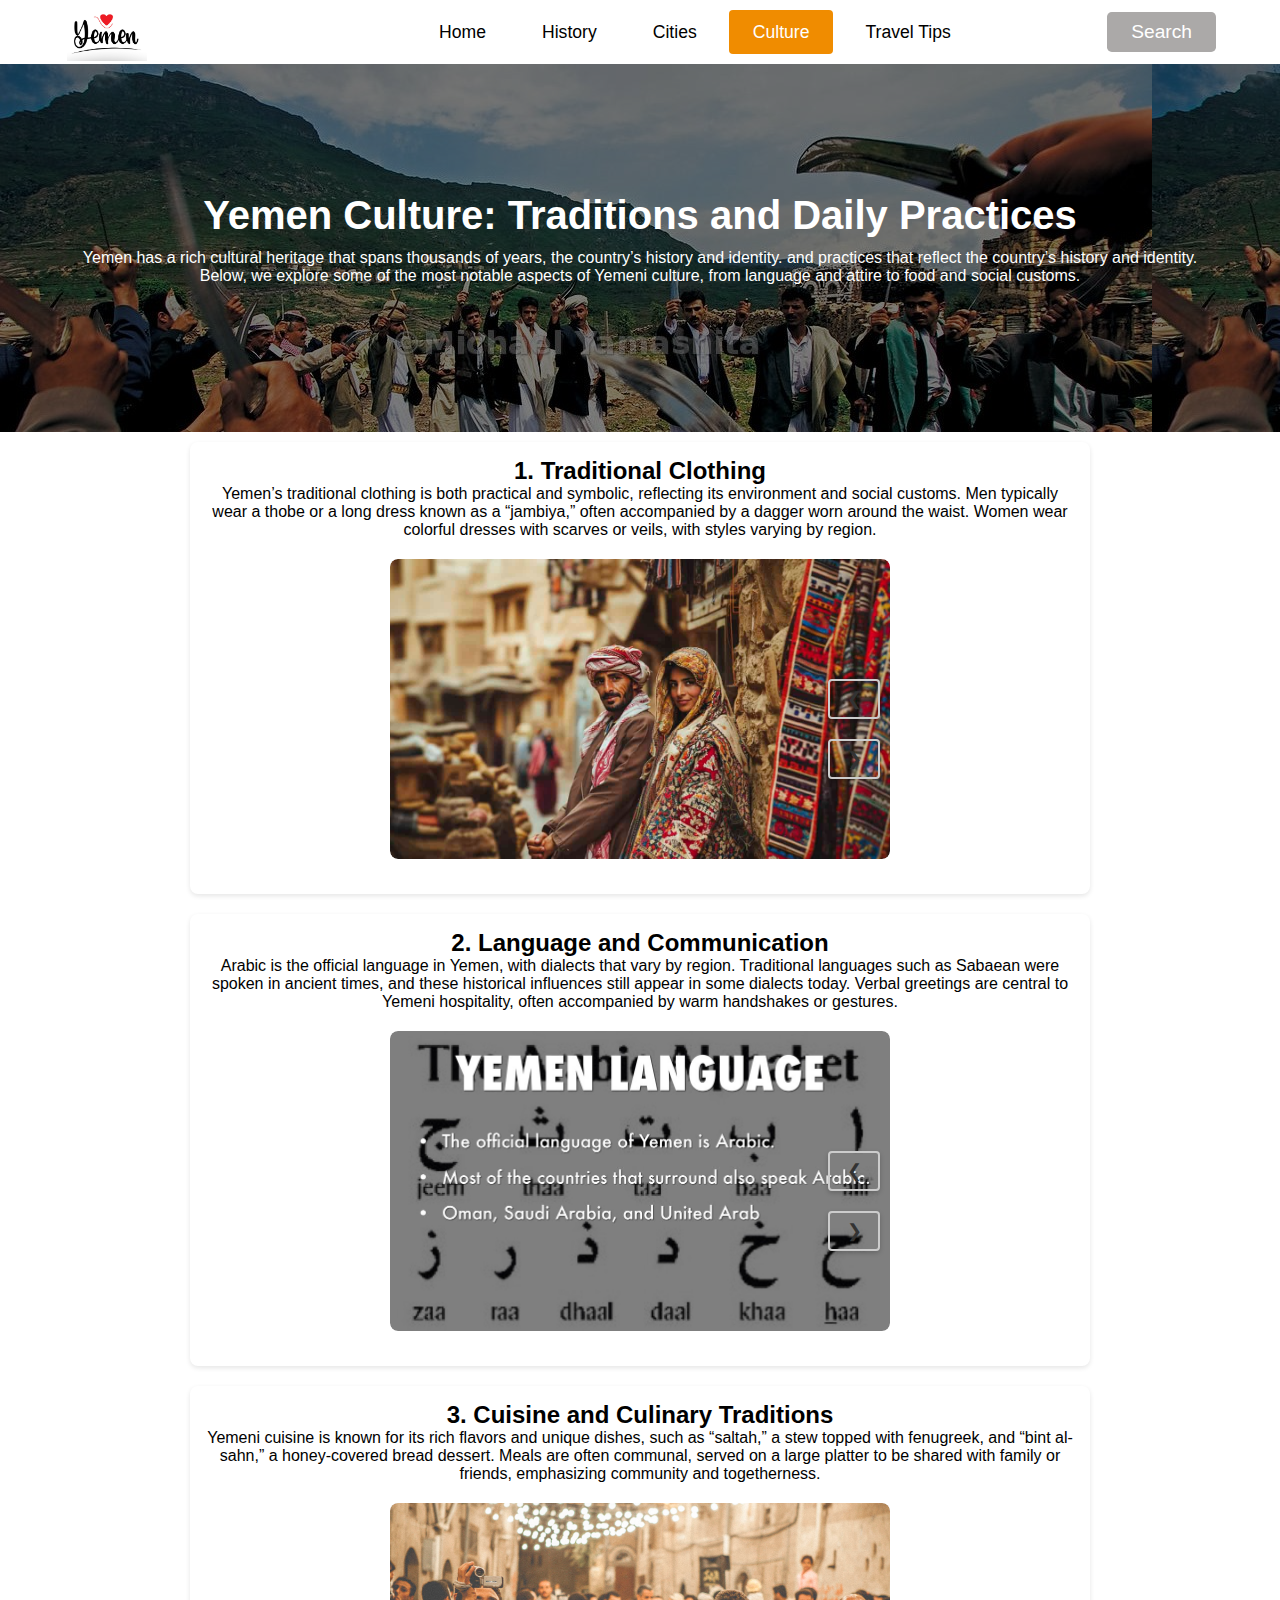
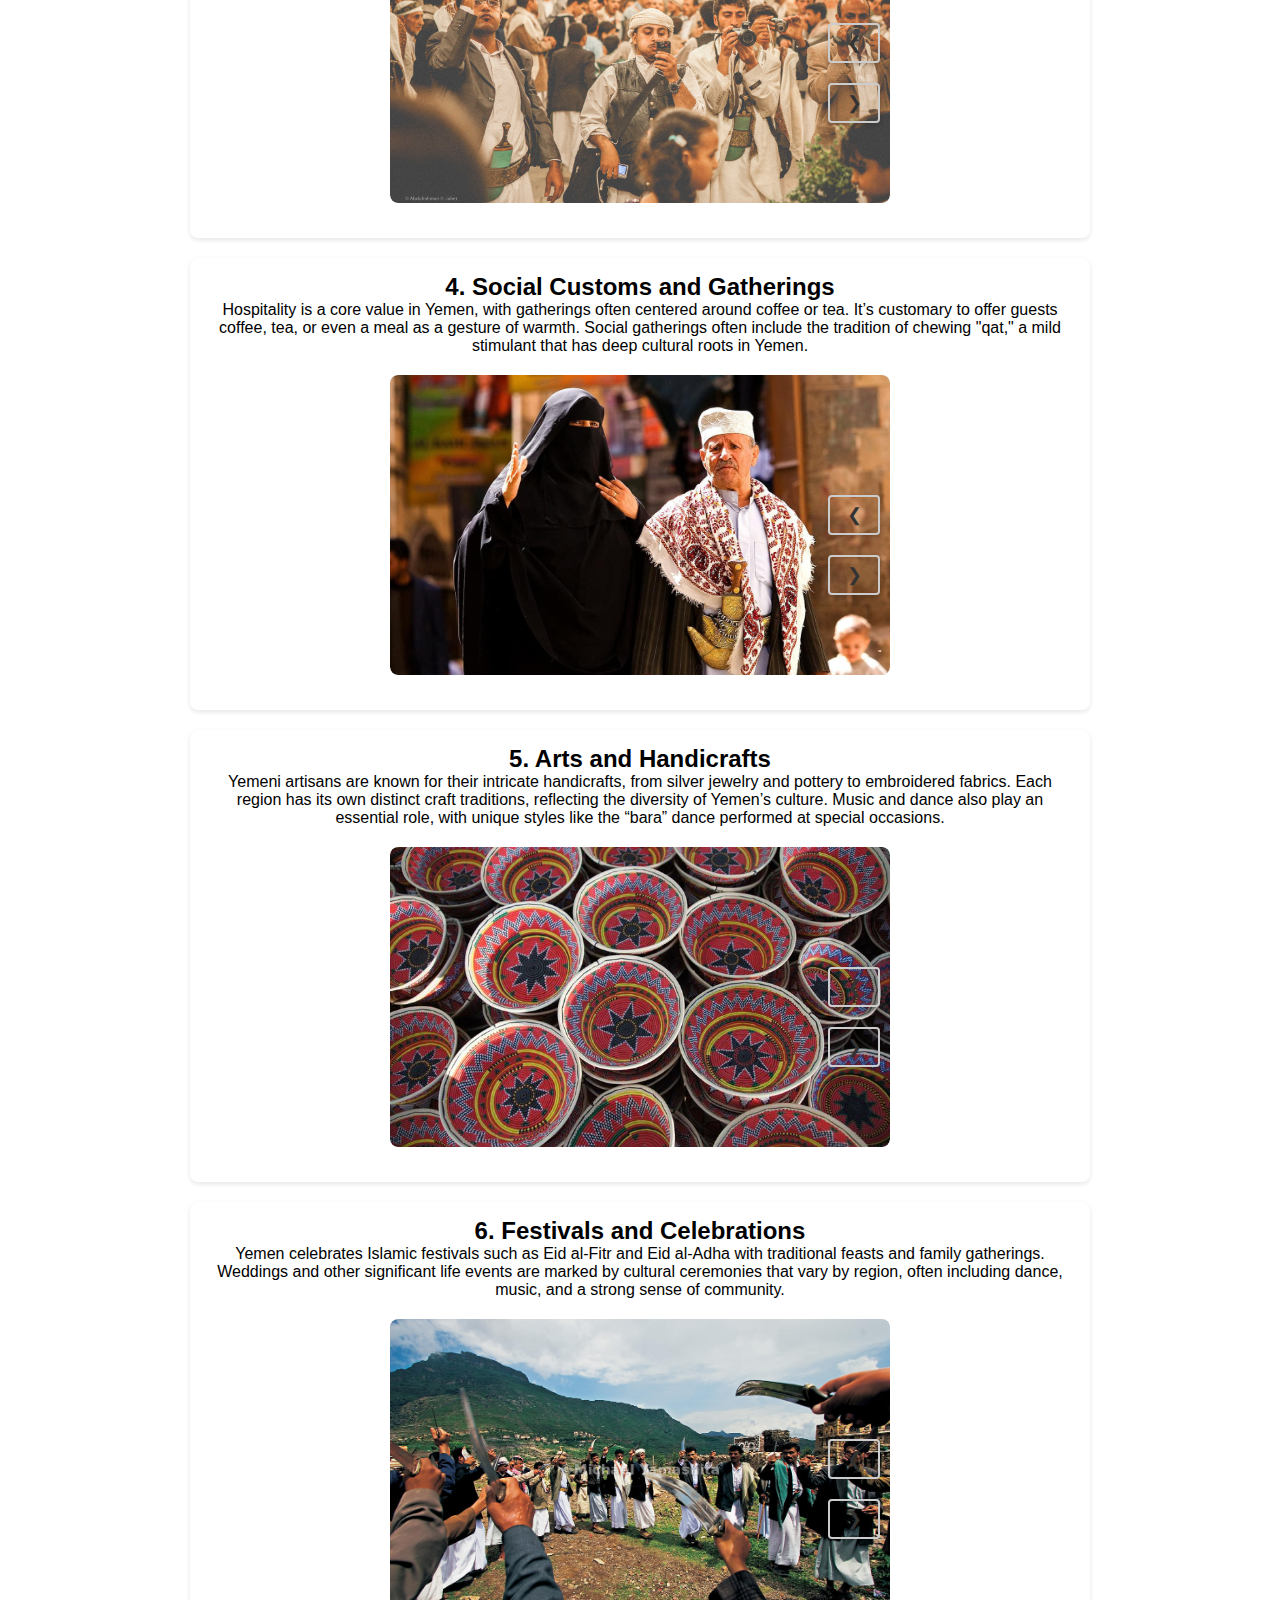
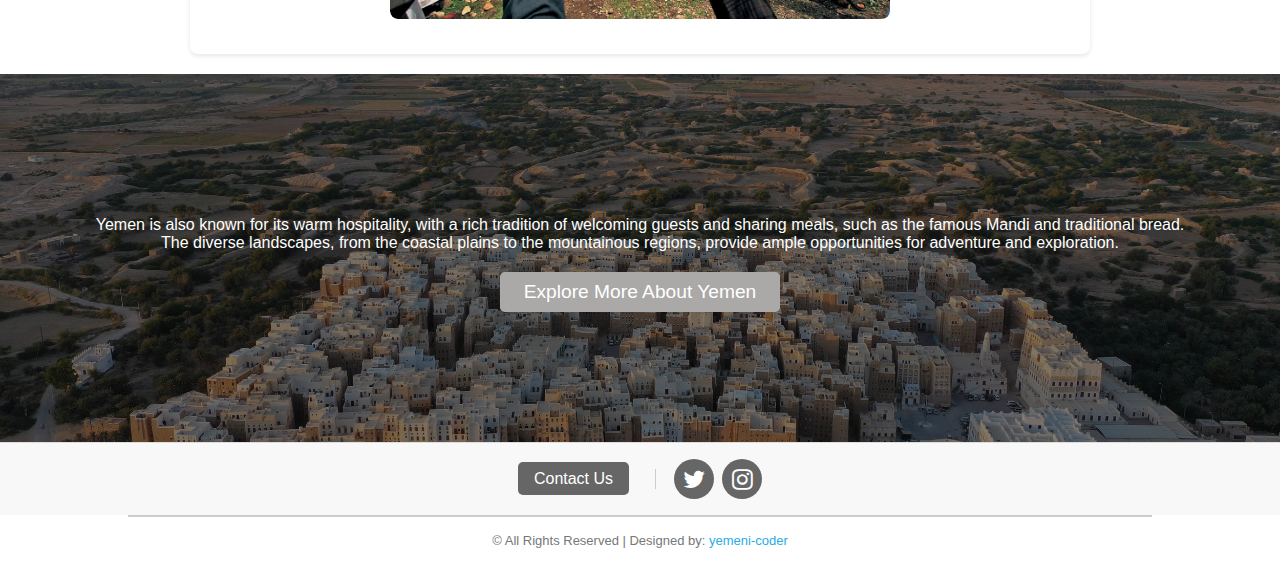
<file: culture.html>
<!DOCTYPE html>

<html lang="eng">

<head>
	<meta charset="UTF-8">
	<meta name="viewport" content="width=device-width, initial-scale=1.0">
	<title>Blog Website</title>
	<link type="text/css" rel="stylesheet" href="style.css">
	<link rel="stylesheet" href="https://cdnjs.cloudflare.com/ajax/libs/font-awesome/4.7.0/css/font-awesome.min.css">

<style>

.contint-container {
    max-width: 900px;
    margin: 10px auto;  /* The distance between the container of the content and the image at the top*/
    
}

.content-section {
    background: #ffffff;
    border-radius: 8px;
    padding: 20px;
    margin: 20px 0;
    box-shadow: 0 4px 20px rgba(0, 0, 0, 0.1);
    position: relative; /* Keeps it in the normal flow */
    z-index: 0; /* Lower stacking order than culture-intro */
}

/* Remaining sections */
.section {
    background: #ffffff;
    border-radius: 8px;
    padding: 15px;
    margin-bottom: 20px;
    box-shadow: 0 2px 5px rgba(0, 0, 0, 0.1);
    text-align: center; /* Center the text */
    

}

/* Carousel Container Styling */
.image-carousel {
    display: flex;
    justify-content: center;
    align-items: center;
    position: relative;
    width: 80%;
    max-width: 500px;
    height: 300px; /* Fixed height for consistency */
    margin: 20px auto;
    overflow: hidden;
    background-color: #e0e0e0;
    border-radius: 8px;
}

.carousel-image {
    display: none;
    width: 100%;
    height: 100%;
    object-fit: cover; /* Keeps images fixed within the container */
    border-radius: 8px;
}

.carousel-image.active {
    display: block;
}

/* Button Styling */
.carousel-btn {
    position: absolute;
    right: 10px; /* Position both buttons on the right */
    font-size: 18px;
    color: #333;
    background: none;
    border: 2px solid #ccc;
    cursor: pointer;
    width: 40px;
    height: 40px;
    display: flex;
    align-items: center;
    justify-content: center;
    border-radius: 4px;
    box-shadow: 0 2px 5px rgba(0, 0, 0, 0.2);
    z-index: 1;
}

.carousel-btn.left {
    top: 40%; /* Adjusts vertical position for the left button */
}

.carousel-btn.right {
    top: 60%; /* Adjusts vertical position for the right button, below the left */
}

.carousel-btn:hover {
    background: #f0f0f0;
    border-color: #999;
}


    </style>
    
</style>
</head>

<body>
	<!-- Header container -->
	<!-- Header container -->
	<div id="header-container">
        <!-- Header -->
        <div id="header">


            <!-- Logo -->
            <a href="index.html">
				<div class="logo">
				  <img src="img/logo2.png" alt="logo">
				</div>
			  </a>
            
            <!-- Mobile -->
            <div id="mobile-btn">
                <a id="open-btn" href="javascript:void(0);" onclick="openNav();"><i class="fa fa-bars"></i></a>
                <a id="close-btn" href="javascript:void(0);" onclick="closeNav();"><i class="fa fa-times"></i></a>
            </div>
    
            <!-- Navbar -->
            <div id="navbar">
                <ul>
                    <li><a href="index.html">Home</a></li>
                    <li><a href="history.html">History</a></li>
                    <li><a href="cities.html">Cities</a></li>
                    <li><a href="culture.html">Culture</a></li>
                    <li><a href="travel-tips.html">Travel Tips</a></li>
                </ul>
            </div>
    
           
<div id="searchOverlay" class="search-overlay hidden">
	<div class="search-container">
	  <input type="text" id="searchInput" placeholder="Find on page...">
	  <div class="search-controls">
		     <span id="searchCount">No results</span>
		     <button id="prevMatch" disabled>↑</button>
		     <button id="nextMatch" disabled>↓</button>
		     <button id="closeSearch">✕</button>
	</div>
	        </div>
</div>

           <button class="search-btn">Search</button>
		</div>
    </div>



	


    <!-- Main container -->
<div id="main-container" style="background: url(img/yemen0000y.jpg) rgba(0, 0, 0, 0.5);">
    <h1>Yemen Culture: Traditions and Daily Practices</h1>
    <p>
        Yemen has a rich cultural heritage that spans thousands of years, the country’s history and identity. and practices that reflect the country’s history and identity. <br> 
        Below, we explore some of the most notable aspects of Yemeni culture, from language and attire to food and social customs.
    </p>
</div>



   


<div class="contint-container">


    <section class="section">
        <h2>1. Traditional Clothing</h2>
        <p>Yemen’s traditional clothing is both practical and symbolic, reflecting its environment and social customs. Men typically wear a thobe or a long dress known as a “jambiya,” often accompanied by a dagger worn around the waist. Women wear colorful dresses with scarves or veils, with styles varying by region.</p>
        <div class="image-carousel" id="carousel2">
            <button class="carousel-btn left" onclick="prevImage('carousel2')">&#10094;</button>
            
            <img src="img/yemen778.jpg" alt="Image 1" class="carousel-image active">
            <img src="img/yemen8989.jpg" alt="Image 2" class="carousel-image">
            <img src="img/yemen0909.jpg" alt="Image 3" class="carousel-image">
            
            <button class="carousel-btn right" onclick="nextImage('carousel2')">&#10095;</button>
        </div>
    </section>


    <section class="section">
        <h2>2. Language and Communication</h2>
        <p>Arabic is the official language in Yemen, with dialects that vary by region. Traditional languages such as Sabaean were spoken in ancient times, and these historical influences still appear in some dialects today. Verbal greetings are central to Yemeni hospitality, often accompanied by warm handshakes or gestures.</p>
        <div class="image-carousel" id="carousel1">
            <button class="carousel-btn left" onclick="prevImage('carousel1')">&#10094;</button>
            
            <img src="img/yemen7117.jpg" alt="Image 1" class="carousel-image active">
            <img src="img/yemen551.png" alt="Image 2" class="carousel-image">
            <img src="img/yemen557.jpg" alt="Image 3" class="carousel-image">
            
            <button class="carousel-btn right" onclick="nextImage('carousel1')">&#10095;</button>
        </div>
    </section>

    
    <section class="section">
        <h2>3. Cuisine and Culinary Traditions</h2>
        <p>Yemeni cuisine is known for its rich flavors and unique dishes, such as “saltah,” a stew topped with fenugreek, and “bint al-sahn,” a honey-covered bread dessert. Meals are often communal, served on a large platter to be shared with family or friends, emphasizing community and togetherness.</p>
        <div class="image-carousel" id="carousel3">
            <button class="carousel-btn left" onclick="prevImage('carousel3')">&#10094;</button>
            
            <img src="img/yemen878.jpg" alt="Image 1" class="carousel-image active">
            <img src="img/yemen1212.jpg" alt="Image 2" class="carousel-image">
            <img src="img/yemen98988.jpg" alt="Image 3" class="carousel-image">
            
            <button class="carousel-btn right" onclick="nextImage('carousel3')">&#10095;</button>
        </div>
    </section>
    
    <section class="section">
        <h2>4. Social Customs and Gatherings</h2>
        <p>Hospitality is a core value in Yemen, with gatherings often centered around coffee or tea. It’s customary to offer guests coffee, tea, or even a meal as a gesture of warmth. Social gatherings often include the tradition of chewing "qat," a mild stimulant that has deep cultural roots in Yemen.</p>
        <div class="image-carousel" id="carousel4">
            <button class="carousel-btn left" onclick="prevImage('carousel4')">&#10094;</button>
            
            <img src="img/yemen8989.jpg" alt="Image 1" class="carousel-image active">
            <img src="img/yemen778.jpg" alt="Image 2" class="carousel-image">
            <img src="img/yemen0909.jpg" alt="Image 3" class="carousel-image">
            
            <button class="carousel-btn right" onclick="nextImage('carousel4')">&#10095;</button>
        </div>
    </section>
    
    <section class="section">
        <h2>5. Arts and Handicrafts</h2>
        <p>Yemeni artisans are known for their intricate handicrafts, from silver jewelry and pottery to embroidered fabrics. Each region has its own distinct craft traditions, reflecting the diversity of Yemen’s culture. Music and dance also play an essential role, with unique styles like the “bara” dance performed at special occasions.</p>
        <div class="image-carousel" id="carousel5">
            <button class="carousel-btn left" onclick="prevImage('carousel5')">&#10094;</button>
            
            <img src="img/yemen13.jpg" alt="Image 1" class="carousel-image active">
            <img src="img/yemen9090.jpg" alt="Image 2" class="carousel-image">
            <img src="img/yemen15.jpg" alt="Image 3" class="carousel-image">
            
            <button class="carousel-btn right" onclick="nextImage('carousel5')">&#10095;</button>
        </div>
    </section>
    
    <section class="section">
        <h2>6. Festivals and Celebrations</h2>
        <p>Yemen celebrates Islamic festivals such as Eid al-Fitr and Eid al-Adha with traditional feasts and family gatherings. Weddings and other significant life events are marked by cultural ceremonies that vary by region, often including dance, music, and a strong sense of community.</p>
        <div class="image-carousel" id="carousel6">
            <button class="carousel-btn left" onclick="prevImage('carousel6')">&#10094;</button>
            
            <img src="img/yemen000.jpg" alt="Image 1" class="carousel-image active">
            <img src="img/yemen01.jpg" alt="Image 2" class="carousel-image">
            <img src="img/yemen879.jpg" alt="Image 3" class="carousel-image">
            
            <button class="carousel-btn right" onclick="nextImage('carousel6')">&#10095;</button>
        </div>
    </section>

</div>





	<!-- About container -->
	<div id="about-container">
		<p>Yemen is also known for its warm hospitality, with a rich tradition of welcoming guests and sharing meals, such as the famous Mandi and traditional bread.</br>
		The diverse landscapes, from the coastal plains to the mountainous regions, provide ample opportunities for adventure and exploration.</p>
		
		<a href="https://www.britannica.com/place/Yemen" target="_blank">
			<button class="explore-button">Explore More About Yemen</button>
		</a>
			</div>


<!-- Footer -->

<div id="footer-container">
    <div id="footer">
      <ul class="footer-content">
        <li><a href="#" id="contact-link" class="contact-link">Contact Us</a></li>
        <span class="separator"></span>
        <li class="social-icons"><a href="https://www.twitter.com"><i class="fa fa-twitter"></i></a></li>
        <li class="social-icons"><a href="https://www.instagram.com/17.insta/"><i class="fa fa-instagram"></i></a></li>
      </ul>
      <div id="contact-form" style="display: none;">
        <form id="contact-form-content">
          <h2>Contact Us</h2>
          <label for="name">Name:</label>
          <input type="text" id="name" name="name" required>
          <label for="email">Email:</label>
          <input type="email" id="email" name="email" required>
          <label for="message">Message:</label>
          <textarea id="message" name="message" required></textarea>
          <button type="submit">Submit</button>
        </form>
        <div id="success-message" style="display: none; text-align: center;">
          Thank you for contacting us.
        </div>
      </div>
    </div>
  </div>




	<!-- Copyright -->
	<div id="copyright">
		<hr>
		<p>&copy; All Rights Reserved | Designed by: <span><a href="https://github.com/yemeni-coder">yemeni-coder</a></span></p>
	</div>



	<script src="script.js"></script>
</body>

</html>
</file>
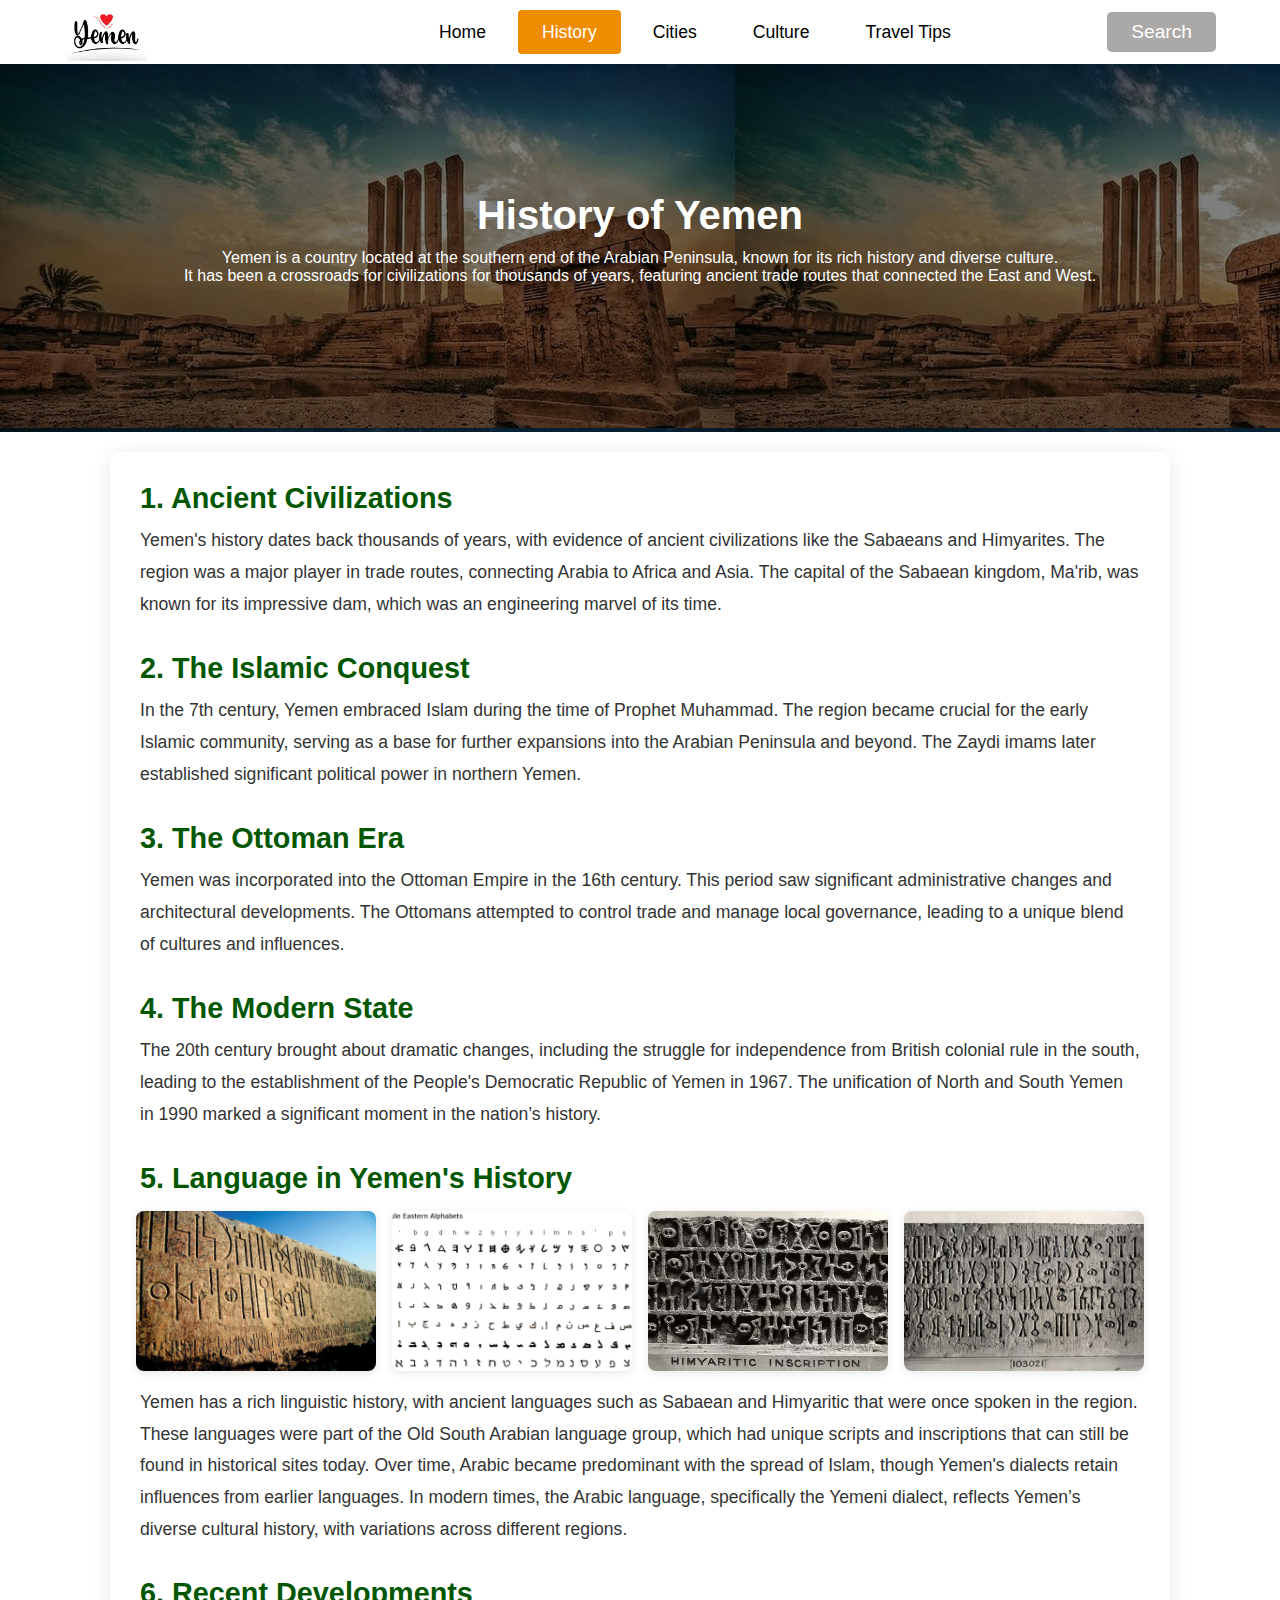
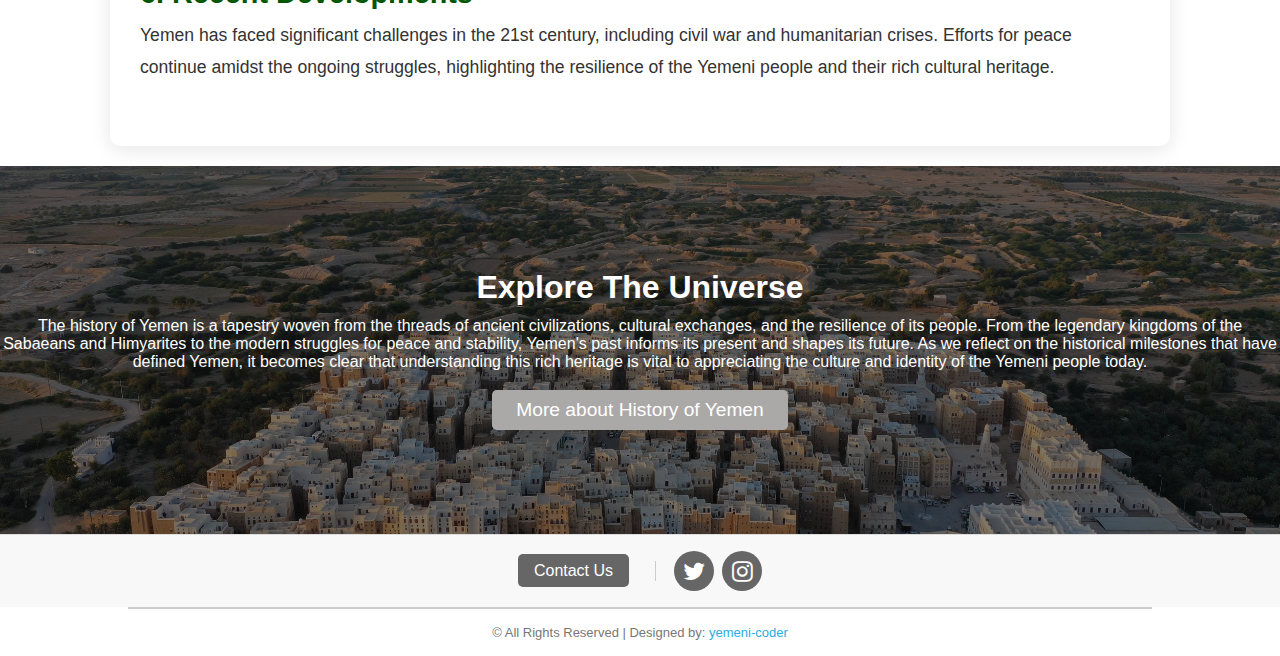
<file: history.html>
<!DOCTYPE html>

<html lang="eng">

<head>
	<meta charset="UTF-8">
	<meta name="viewport" content="width=device-width, initial-scale=1.0">
	<title>Blog Website </title>
	<link type="text/css" rel="stylesheet" href="style.css">
	<link rel="stylesheet" href="https://cdnjs.cloudflare.com/ajax/libs/font-awesome/4.7.0/css/font-awesome.min.css">

 <style>
  
    
    header {
        background-color: #005700; /* Darker green for better contrast */
        color: #ffffff;
        padding: 20px;
        text-align: center;
    }
    
    .main-container {
        max-width: 1000px;
        margin: 20px auto;
        padding: 30px; /* Increased padding for a more spacious feel */
        background-color: #ffffff;
        border-radius: 10px;
        box-shadow: 0 4px 20px rgba(0, 0, 0, 0.1);
    }
    
    .intro-section, .conclusion-section {
        background-color: #e9f5e9; /* Light green background for sections */
        border-left: 5px solid #005700; /* Match border with header color */
        padding: 15px 20px;
        border-radius: 5px;
        margin-bottom: 30px; /* Space between sections */
    }
    
    .history-section {
        margin-bottom: 40px; /* Increased margin for better separation */
    }
    
    .history-section h2 {
        color: #005700; /* Match section heading color with header */
        font-size: 1.8em; /* Slightly larger font for headings */
        margin-bottom: 10px; /* Space below headings */
    }
    
    .history-section p {
        line-height: 1.8; /* Increased line height for better readability */
        font-size: 1.1em; /* Slightly larger font size for body text */
        color: #333; /* Darker text color for contrast */
        margin-bottom: 15px; /* Space between paragraphs */
    }
    
    
    /* Add hover effect for history section headings */
    .history-section h2:hover {
        color: #ffaa00; /* Change color on hover */
        cursor: pointer; /* Indicate interactivity */
        text-decoration: underline; /* Add underline for emphasis */
    }
    
    .history-section {
    margin-bottom: 2rem; /* Space between sections */
}

.image-placeholder {
    display: flex; /* Align images side by side */
    gap: 1rem; /* Space between images */
    justify-content: center; /* Center the images in the container */
    margin: 1rem 0;
}

.image-placeholder img {
    width: 24%; /* Smaller width for each image */
    height: auto; /* Maintain aspect ratio */
    object-fit: cover;
    border-radius: 8px; /* Optional: rounded corners */
    box-shadow: 0 2px 8px rgba(0, 0, 0, 0.1); /* Optional: shadow effect */
}


    </style>
    
</head>

<body>
	<!-- Header container -->
	<!-- Header container -->
	<div id="header-container">
        <!-- Header -->
        <div id="header">


            <!-- Logo -->
            <a href="index.html">
				<div class="logo">
				  <img src="img/logo2.png" alt="logo">
				</div>
			  </a>
            
            <!-- Mobile -->
            <div id="mobile-btn">
                <a id="open-btn" href="javascript:void(0);" onclick="openNav();"><i class="fa fa-bars"></i></a>
                <a id="close-btn" href="javascript:void(0);" onclick="closeNav();"><i class="fa fa-times"></i></a>
            </div>
    
            <!-- Navbar -->
            <div id="navbar">
                <ul>
                    <li><a href="index.html">Home</a></li>
                    <li><a href="history.html">History</a></li>
                    <li><a href="cities.html">Cities</a></li>
                    <li><a href="culture.html">Culture</a></li>
                    <li><a href="travel-tips.html">Travel Tips</a></li>
                </ul>
            </div>
    
<div id="searchOverlay" class="search-overlay hidden">
	<div class="search-container">
	  <input type="text" id="searchInput" placeholder="Find on page...">
	  <div class="search-controls">
		     <span id="searchCount">No results</span>
		     <button id="prevMatch" disabled>↑</button>
		     <button id="nextMatch" disabled>↓</button>
		     <button id="closeSearch">✕</button>
	</div>
	        </div>
</div>

           <button class="search-btn">Search</button>
		</div>
    </div>



<!-- Main container -->
<div id="main-container" style="background: url(img/Yemen7777.jpg) rgba(0, 0, 0, 0.5);">
    <h1>History of Yemen</h1>
    <p>Yemen is a country located at the southern end of the Arabian Peninsula, known for its rich history and diverse culture.</br> 
    It has been a crossroads for civilizations for thousands of years, featuring ancient trade routes that connected the East and West.</p>

   <!-- <button>Explore Yemen</button>  -->
</div>





    
<main class="main-container">
    <section class="history-section">
        <h2>1. Ancient Civilizations</h2>
        <p>
            Yemen's history dates back thousands of years, with evidence of ancient civilizations like the Sabaeans and Himyarites.
            The region was a major player in trade routes, connecting Arabia to Africa and Asia. The capital of the Sabaean kingdom, Ma'rib, 
            was known for its impressive dam, which was an engineering marvel of its time.
        </p>
    </section>
    
    <section class="history-section">
        <h2>2. The Islamic Conquest</h2>
        <p>
            In the 7th century, Yemen embraced Islam during the time of Prophet Muhammad. 
            The region became crucial for the early Islamic community, serving as a base for further expansions into the Arabian Peninsula and beyond.
            The Zaydi imams later established significant political power in northern Yemen.
        </p>
    </section>

    <section class="history-section">
        <h2>3. The Ottoman Era</h2>
        <p>
            Yemen was incorporated into the Ottoman Empire in the 16th century. 
            This period saw significant administrative changes and architectural developments. 
            The Ottomans attempted to control trade and manage local governance, leading to a unique blend of cultures and influences.
        </p>
    </section>

    <section class="history-section">
        <h2>4. The Modern State</h2>
        <p>
            The 20th century brought about dramatic changes, including the struggle for independence from British colonial rule in the south, leading to the establishment of the People's Democratic Republic of Yemen in 1967. 
            The unification of North and South Yemen in 1990 marked a significant moment in the nation’s history.
        </p>
    </section>
    
    <section class="history-section">
        <h2>5. Language in Yemen's History</h2>
        <div class="image-placeholder">
            <img src="img/yemen555.jpg" alt="Historical Yemen Language Script">
            <img src="img/yemen551.png" alt="Ancient Yemen Language Text">
            <img src="img/yemen556.jpg" alt="Ancient Yemen Language Text">
            <img src="img/yemen557.jpg" alt="Ancient Yemen Language Text">

        </div>
        <p>
            Yemen has a rich linguistic history, with ancient languages such as Sabaean and Himyaritic that were once spoken in the region.
            These languages were part of the Old South Arabian language group, which had unique scripts and inscriptions that can still be found in historical sites today.
            Over time, Arabic became predominant with the spread of Islam, though Yemen's dialects retain influences from earlier languages.
            In modern times, the Arabic language, specifically the Yemeni dialect, reflects Yemen’s diverse cultural history, with variations across different regions.
        </p>
    </section>

    <section class="history-section">
        <h2>6. Recent Developments</h2>
        <p>
            Yemen has faced significant challenges in the 21st century, including civil war and humanitarian crises. 
            Efforts for peace continue amidst the ongoing struggles, highlighting the resilience of the Yemeni people and their rich cultural heritage.
        </p>
    </section>

   
    

</main>

 





























	<!-- About container -->
	<div id="about-container">
		<h2>Explore The Universe</h2>
        <p>
            The history of Yemen is a tapestry woven from the threads of ancient civilizations, cultural exchanges, and the resilience of its people. 
            From the legendary kingdoms of the Sabaeans and Himyarites to the modern struggles for peace and stability, Yemen's past informs its present 
            and shapes its future. As we reflect on the historical milestones that have defined Yemen, it becomes clear that understanding this rich heritage 
            is vital to appreciating the culture and identity of the Yemeni people today.
        </p>		
        <a href="https://www.britannica.com/place/Yemen/Arab-Spring-uprising" target="_blank">
            <button class="explore-button">More about History of Yemen</button>
        </a>
        
	</div>

<!-- Footer -->

<div id="footer-container">
    <div id="footer">
      <ul class="footer-content">
        <li><a href="#" id="contact-link" class="contact-link">Contact Us</a></li>
        <span class="separator"></span>
        <li class="social-icons"><a href="https://www.twitter.com"><i class="fa fa-twitter"></i></a></li>
        <li class="social-icons"><a href="https://www.instagram.com/17.insta/"><i class="fa fa-instagram"></i></a></li>
      </ul>
      <div id="contact-form" style="display: none;">
        <form id="contact-form-content">
          <h2>Contact Us</h2>
          <label for="name">Name:</label>
          <input type="text" id="name" name="name" required>
          <label for="email">Email:</label>
          <input type="email" id="email" name="email" required>
          <label for="message">Message:</label>
          <textarea id="message" name="message" required></textarea>
          <button type="submit">Submit</button>
        </form>
        <div id="success-message" style="display: none; text-align: center;">
          Thank you for contacting us.
        </div>
      </div>
    </div>
  </div>




	<!-- Copyright -->
	<div id="copyright">
		<hr>
		<p>&copy; All Rights Reserved | Designed by: <span><a href="https://github.com/yemeni-coder">yemeni-coder</a></span></p>
	</div>



	<script src="script.js"></script>
</body>

</html>
</file>
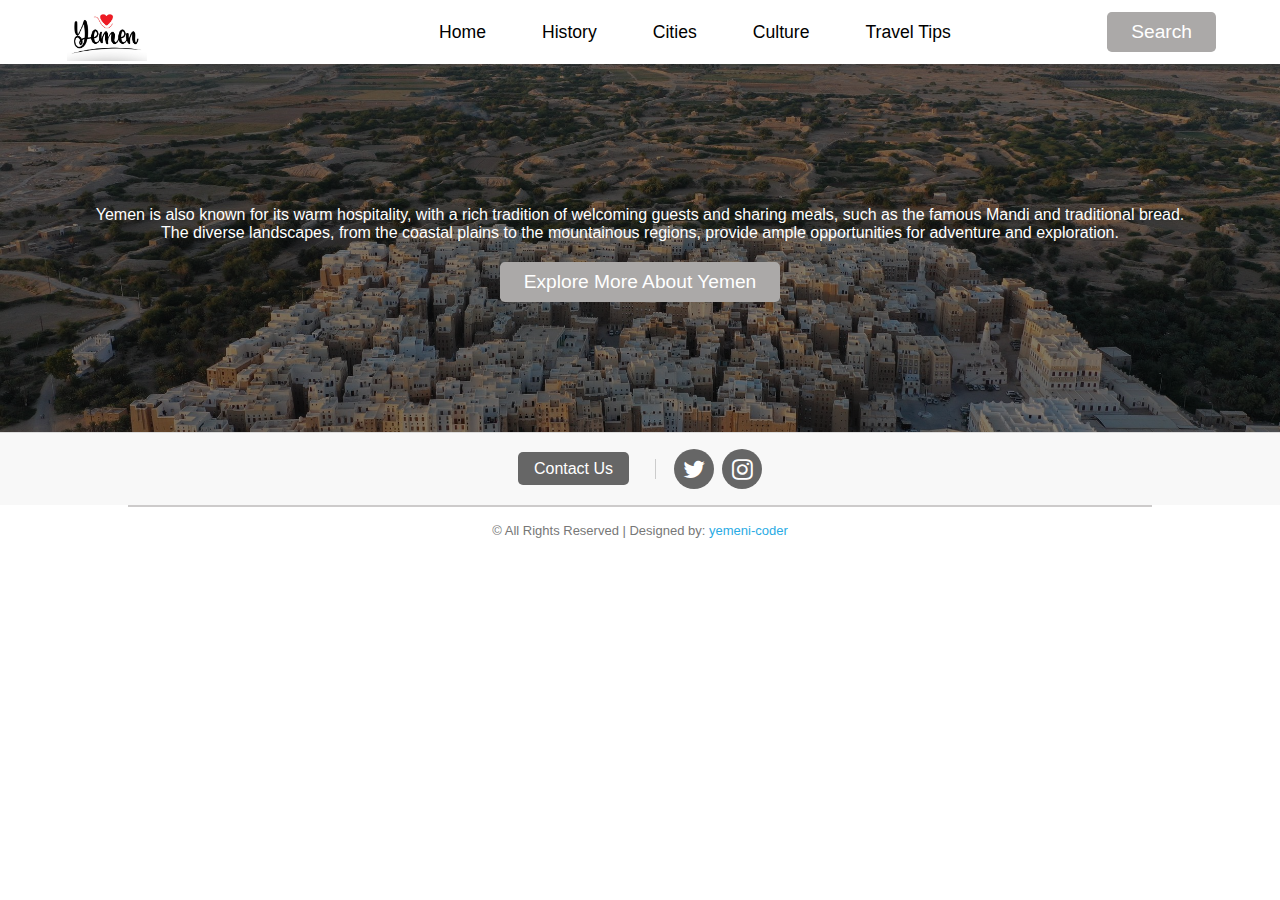
<file: nature.html>
<!DOCTYPE html>

<html lang="eng">

<head>
	<meta charset="UTF-8">
	<meta name="viewport" content="width=device-width, initial-scale=1.0">
	<title>Blog Website </title>
	<link type="text/css" rel="stylesheet" href="style.css">
	<link rel="stylesheet" href="https://cdnjs.cloudflare.com/ajax/libs/font-awesome/4.7.0/css/font-awesome.min.css">

<style>

.content-section {
    background: #ffffff;
    border-radius: 8px;
    padding: 20px;
    margin: 20px 0;
    box-shadow: 0 2px 5px rgba(0, 0, 0, 0.1);
    position: relative; /* Keeps it in the normal flow */
    z-index: 0; /* Lower stacking order than culture-intro */
}

/* Remaining sections */
.section {
    background: #ffffff;
    border-radius: 8px;
    padding: 15px;
    margin-bottom: 20px;
    box-shadow: 0 2px 5px rgba(0, 0, 0, 0.1);
}

/* Carousel Container Styling */
.image-carousel {
    display: flex;
    justify-content: center;
    align-items: center;
    position: relative;
    width: 80%;
    max-width: 500px;
    height: 300px; /* Fixed height for consistency */
    margin: 20px auto;
    overflow: hidden;
    background-color: #e0e0e0;
    border-radius: 8px;
}

.carousel-image {
    display: none;
    width: 100%;
    height: 100%;
    object-fit: cover; /* Keeps images fixed within the container */
    border-radius: 8px;
}

.carousel-image.active {
    display: block;
}

/* Button Styling */
.carousel-btn {
    position: absolute;
    right: 10px; /* Position both buttons on the right */
    font-size: 18px;
    color: #333;
    background: none;
    border: 2px solid #ccc;
    cursor: pointer;
    width: 40px;
    height: 40px;
    display: flex;
    align-items: center;
    justify-content: center;
    border-radius: 4px;
    box-shadow: 0 2px 5px rgba(0, 0, 0, 0.2);
    z-index: 1;
}

.carousel-btn.left {
    top: 40%; /* Adjusts vertical position for the left button */
}

.carousel-btn.right {
    top: 60%; /* Adjusts vertical position for the right button, below the left */
}

.carousel-btn:hover {
    background: #f0f0f0;
    border-color: #999;
}


    </style>
    
</style>
</head>

<body>
	<!-- Header container -->
	<div id="header-container">
		<!-- Header -->
		<div id="header">


			 <!-- Logo -->
             <a href="index.html">
				<div class="logo">
				  <img src="img/logo2.png" alt="logo">
				</div>
			  </a>


			<!-- Mobile -->
			<div id="mobile-btn">
				<a id="open-btn" href="javascript:void(0);" onclick="openNav();"><i class="fa fa-bars"></i></a>
				<a id="close-btn" href="javascript:void(0);" onclick="closeNav();"><i class="fa fa-times"></i></a>
			</div>


			<!-- Navbar -->
			<div id="navbar">
				<ul>
					<li><a href="index.html">Home</a></li>
					<li><a href="history.html">History</a></li>
					<li><a href="cities.html">Cities</a></li>
					<li><a href="culture.html">Culture</a></li>
					<li><a href="travel-tips.html">Travel Tips</a></li>
				</ul>
			</div>
				


            <div id="searchOverlay" class="search-overlay hidden">
                <div class="search-container">
                  <input type="text" id="searchInput" placeholder="Find on page...">
                  <div class="search-controls">
                         <span id="searchCount">No results</span>
                         <button id="prevMatch" disabled>↑</button>
                         <button id="nextMatch" disabled>↓</button>
                         <button id="closeSearch">✕</button>
                </div>
                        </div>
            </div>
            
                       <button class="search-btn">Search</button>
                    </div>
                </div>
            


				
			</div>
		</div>
	</div>
	






























	<!-- About container -->
	<div id="about-container">
		<p>Yemen is also known for its warm hospitality, with a rich tradition of welcoming guests and sharing meals, such as the famous Mandi and traditional bread.</br>
		The diverse landscapes, from the coastal plains to the mountainous regions, provide ample opportunities for adventure and exploration.</p>
		
		<a href="https://www.britannica.com/place/Yemen" target="_blank">
			<button class="explore-button">Explore More About Yemen</button>
		</a>
			</div>


	<!-- Footer -->

    <div id="footer-container">
		<div id="footer">
		  <ul class="footer-content">
			<li><a href="#" id="contact-link" class="contact-link">Contact Us</a></li>
			<span class="separator"></span>
			<li class="social-icons"><a href="https://www.twitter.com"><i class="fa fa-twitter"></i></a></li>
			<li class="social-icons"><a href="https://www.instagram.com/17.insta/"><i class="fa fa-instagram"></i></a></li>
		  </ul>
		  <div id="contact-form" style="display: none;">
			<form id="contact-form-content">
			  <h2>Contact Us</h2>
			  <label for="name">Name:</label>
			  <input type="text" id="name" name="name" required>
			  <label for="email">Email:</label>
			  <input type="email" id="email" name="email" required>
			  <label for="message">Message:</label>
			  <textarea id="message" name="message" required></textarea>
			  <button type="submit">Submit</button>
			</form>
			<div id="success-message" style="display: none; text-align: center;">
			  Thank you for contacting us.
			</div>
		  </div>
		</div>
	  </div>



	<!-- Copyright -->
	<div id="copyright">
		<hr>
		<p>&copy; All Rights Reserved | Designed by: <span><a href="https://github.com/yemeni-coder">yemeni-coder</a></span></p>
	</div>



	<script src="script.js"></script>
</body>

</html>
</file>
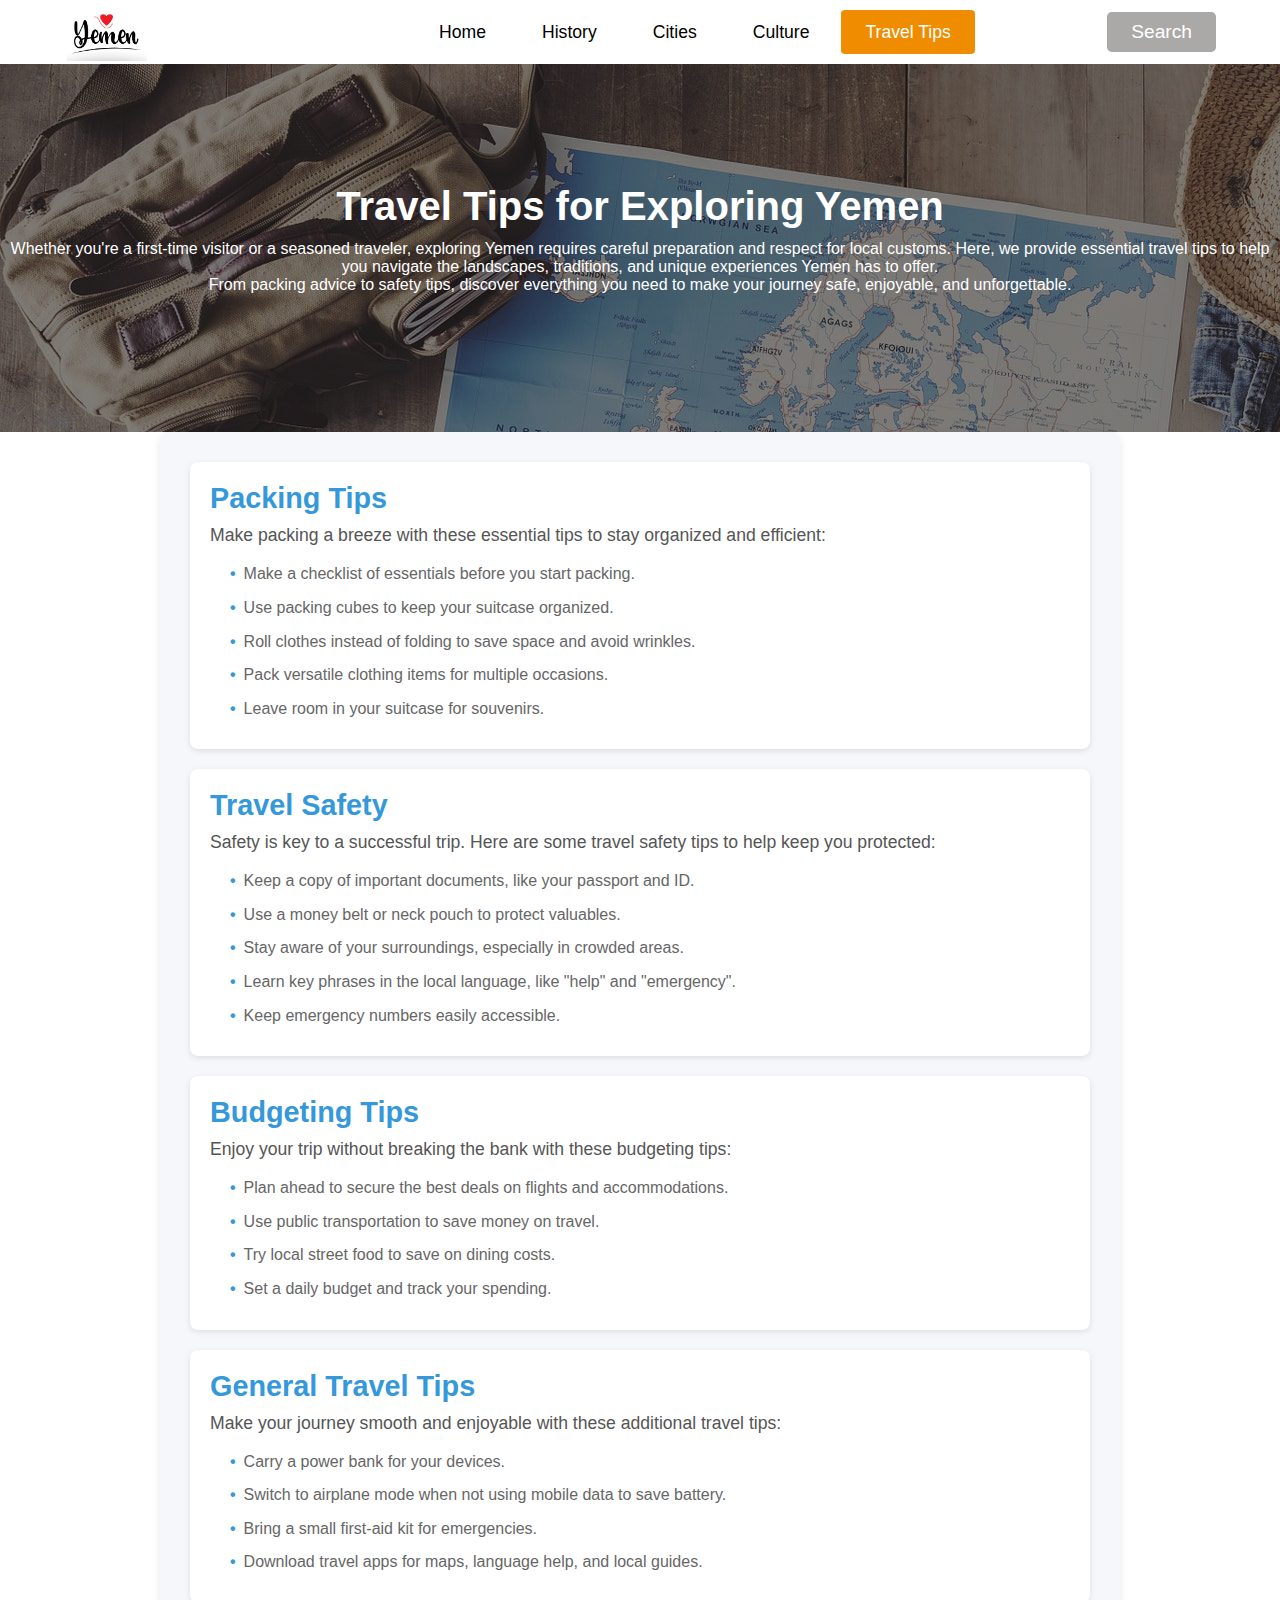
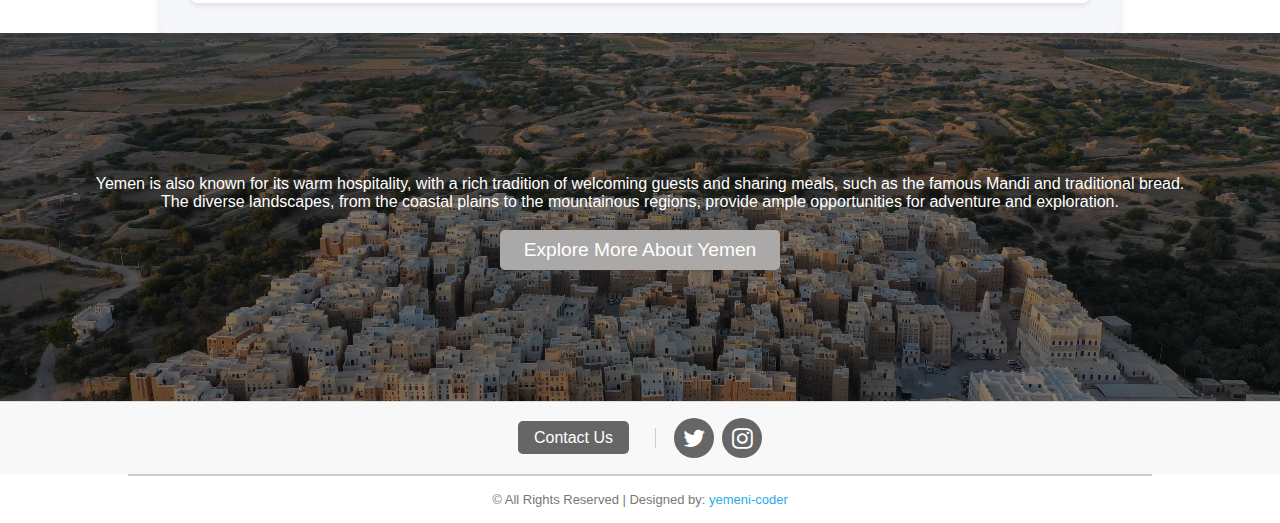
<file: travel-tips.html>
<!DOCTYPE html>

<html lang="eng">

<head>
	<meta charset="UTF-8">
	<meta name="viewport" content="width=device-width, initial-scale=1.0">
	<title>Blog Website </title>
	<link type="text/css" rel="stylesheet" href="style.css">
	<link rel="stylesheet" href="https://cdnjs.cloudflare.com/ajax/libs/font-awesome/4.7.0/css/font-awesome.min.css">

<style>


/* Travel Tips Container Styling */
.travel-tips-container {
    margin: 10px auto;  /* The distance between the container of the content and the image at the top*/
    display: flex;
    flex-direction: column;
    gap: 20px; /* Space between each section */
    padding: 30px;
    max-width: 900px;
    margin: 0 auto;
    background-color: #f5f7fa; /* Light background color for contrast */
    border-radius: 8px;
    box-shadow: 0 4px 8px rgba(0, 0, 0, 0.1);
}

/* Individual Tip Section Styling */
.tip-section {
    background-color: white;
    padding: 20px;
    border-radius: 8px;
    box-shadow: 0 2px 6px rgba(0, 0, 0, 0.1);
    transition: transform 0.2s, box-shadow 0.2s;
}

.tip-section:hover {
    transform: translateY(-5px);
    box-shadow: 0 4px 12px rgba(0, 0, 0, 0.15);
}

/* Section Header Styling */
.tip-section h2 {
    color: #3498db;
    font-size: 1.8rem;
    margin-bottom: 10px;
    font-weight: bold;
}

/* Section Paragraph Styling */
.tip-section p {
    font-size: 1.1rem;
    color: #555;
    margin-bottom: 15px;
}

/* List Styling */
.tip-section ul {
    padding-left: 20px;
}

.tip-section ul li {
    font-size: 1rem;
    color: #666;
    line-height: 1.6;
    margin-bottom: 8px;
    position: relative;
}

.tip-section ul li:before {
    content: "•";
    color: #3498db;
    font-weight: bold;
    margin-right: 8px;
}



    </style>
    
</style>
</head>

<body>
	<!-- Header container -->
	<div id="header-container">
        <!-- Header -->
        <div id="header">



             <!-- Logo -->
            <a href="index.html">
				<div class="logo">
				  <img src="img/logo2.png" alt="logo">
				</div>
			  </a>
            
            <!-- Mobile -->
            <div id="mobile-btn">
                <a id="open-btn" href="javascript:void(0);" onclick="openNav();"><i class="fa fa-bars"></i></a>
                <a id="close-btn" href="javascript:void(0);" onclick="closeNav();"><i class="fa fa-times"></i></a>
            </div>
    
            <!-- Navbar -->
            <div id="navbar">
                <ul>
                    <li><a href="index.html">Home</a></li>
                    <li><a href="history.html">History</a></li>
                    <li><a href="cities.html">Cities</a></li>
                    <li><a href="culture.html">Culture</a></li>
                    <li><a href="travel-tips.html">Travel Tips</a></li>
                </ul>
            </div>
    
<div id="searchOverlay" class="search-overlay hidden">
	<div class="search-container">
	  <input type="text" id="searchInput" placeholder="Find on page...">
	  <div class="search-controls">
		     <span id="searchCount">No results</span>
		     <button id="prevMatch" disabled>↑</button>
		     <button id="nextMatch" disabled>↓</button>
		     <button id="closeSearch">✕</button>
	</div>
	        </div>
</div>

           <button class="search-btn">Search</button>
		</div>
    </div>

	


<!-- Main container -->
<div id="main-container" style="background: url(img/trsvel2.jpg) rgba(0, 0, 0, 0.5);">
    <h1>Travel Tips for Exploring Yemen</h1>
    <p>
        Whether you're a first-time visitor or a seasoned traveler, exploring Yemen requires careful preparation and respect for local customs.
        Here, we provide essential travel tips to help you navigate the landscapes, traditions, and unique experiences Yemen has to offer.<br>
        From packing advice to safety tips, discover everything you need to make your journey safe, enjoyable, and unforgettable.
    </p>
</div>




   









<div class="travel-tips-container">
    <section class="tip-section">
        <h2>Packing Tips</h2>
        <p>Make packing a breeze with these essential tips to stay organized and efficient:</p>
        <ul>
            <li>Make a checklist of essentials before you start packing.</li>
            <li>Use packing cubes to keep your suitcase organized.</li>
            <li>Roll clothes instead of folding to save space and avoid wrinkles.</li>
            <li>Pack versatile clothing items for multiple occasions.</li>
            <li>Leave room in your suitcase for souvenirs.</li>
        </ul>
    </section>

    <section class="tip-section">
        <h2>Travel Safety</h2>
        <p>Safety is key to a successful trip. Here are some travel safety tips to help keep you protected:</p>
        <ul>
            <li>Keep a copy of important documents, like your passport and ID.</li>
            <li>Use a money belt or neck pouch to protect valuables.</li>
            <li>Stay aware of your surroundings, especially in crowded areas.</li>
            <li>Learn key phrases in the local language, like "help" and "emergency".</li>
            <li>Keep emergency numbers easily accessible.</li>
        </ul>
    </section>

    <section class="tip-section">
        <h2>Budgeting Tips</h2>
        <p>Enjoy your trip without breaking the bank with these budgeting tips:</p>
        <ul>
            <li>Plan ahead to secure the best deals on flights and accommodations.</li>
            <li>Use public transportation to save money on travel.</li>
            <li>Try local street food to save on dining costs.</li>
            <li>Set a daily budget and track your spending.</li>
        </ul>
    </section>

    <section class="tip-section">
        <h2>General Travel Tips</h2>
        <p>Make your journey smooth and enjoyable with these additional travel tips:</p>
        <ul>
            <li>Carry a power bank for your devices.</li>
            <li>Switch to airplane mode when not using mobile data to save battery.</li>
            <li>Bring a small first-aid kit for emergencies.</li>
            <li>Download travel apps for maps, language help, and local guides.</li>
        </ul>
    </section>
</div>


   <!-- 
        <section class="section travel-tips">
            <div class="container">
                <h2>Packing Tips</h2>
                <p>Effective packing can save you a lot of stress during your travels. Here are some tips to help you pack like a pro:</p>
                <ul>
                    <li>Make a list of essentials before you start packing.</li>
                    <li>Use packing cubes to organize your clothes.</li>
                    <li>Roll clothes to save space and reduce wrinkles.</li>
                    <li>Pack versatile clothing that can be worn multiple ways.</li>
                    <li>Leave some space for souvenirs!</li>
                </ul>
            </div>
        </section>

        <section class="section travel-safety">
            <div class="container">
                <h2>Travel Safety</h2>
                <p>Safety should be your priority while traveling. Here are some tips to ensure your journey is as safe as possible:</p>
                <ul>
                    <li>Always keep a copy of important documents, like your passport and ID.</li>
                    <li>Use a money belt or neck pouch for valuables.</li>
                    <li>Stay aware of your surroundings, especially in crowded areas.</li>
                    <li>Learn basic phrases in the local language, like "help" and "emergency." </li>
                    <li>Keep emergency numbers handy at all times.</li>
                </ul>
            </div>
        </section>

        <section class="section travel-budgeting">
            <div class="container">
                <h2>Budgeting Tips</h2>
                <p>Traveling on a budget doesn't mean sacrificing experiences. Here are some tips to stretch your travel funds:</p>
                <ul>
                    <li>Plan ahead and book flights and accommodations early for the best prices.</li>
                    <li>Consider using public transportation rather than taxis or car rentals.</li>
                    <li>Look for local street food options instead of expensive restaurants.</li>
                    <li>Use apps to find free activities like sightseeing tours or museum visits.</li>
                    <li>Set a daily budget and stick to it!</li>
                </ul>
            </div>
        </section>

        
   
-->





	<!-- About container -->
	<div id="about-container">
		<p>Yemen is also known for its warm hospitality, with a rich tradition of welcoming guests and sharing meals, such as the famous Mandi and traditional bread.</br>
		The diverse landscapes, from the coastal plains to the mountainous regions, provide ample opportunities for adventure and exploration.</p>
		
		<a href="https://www.britannica.com/place/Yemen" target="_blank">
			<button class="explore-button">Explore More About Yemen</button>
		</a>
			</div>


<!-- Footer -->

<div id="footer-container">
    <div id="footer">
      <ul class="footer-content">
        <li><a href="#" id="contact-link" class="contact-link">Contact Us</a></li>
        <span class="separator"></span>
        <li class="social-icons"><a href="https://www.twitter.com"><i class="fa fa-twitter"></i></a></li>
        <li class="social-icons"><a href="https://www.instagram.com/17.insta/"><i class="fa fa-instagram"></i></a></li>
      </ul>
      <div id="contact-form" style="display: none;">
        <form id="contact-form-content">
          <h2>Contact Us</h2>
          <label for="name">Name:</label>
          <input type="text" id="name" name="name" required>
          <label for="email">Email:</label>
          <input type="email" id="email" name="email" required>
          <label for="message">Message:</label>
          <textarea id="message" name="message" required></textarea>
          <button type="submit">Submit</button>
        </form>
        <div id="success-message" style="display: none; text-align: center;">
          Thank you for contacting us.
        </div>
      </div>
    </div>
  </div>




	<!-- Copyright -->
	<div id="copyright">
		<hr>
		<p>&copy; All Rights Reserved | Designed by: <span><a href="https://github.com/yemeni-coder">yemeni-coder</a></span></p>
	</div>



	<script src="script.js"></script>
</body>

</html>
</file>
<file: style.css>
/* Global */
* {
	margin: 0;
	padding: 0;
	font-family: sans-serif;
}


li {
	list-style: none;
}

a {
	text-decoration: none !important;
}

/* Global button */

/* Search button */
button {
	height: 2.5rem;
	padding: 0.5rem 1.5rem;
	color: #FFF;
	font-size: 1.2rem;
	background-color: #aba9a8;
	border: none;
	border-radius: 0.3rem;
	transition: 0.5s;
	cursor: pointer;
	gap: 0.5rem;
}

button:hover {
	background-color: #F08C00;
}

/* Header container */
#header-container {
	width: 100%;
}

#header {
	width: 90%;
	margin: 0 auto;
	display: flex;
	justify-content: space-between;
	align-items: center;
}

/* Mobile */
#open-btn {
	display: none;
	font-size: 2rem;
	color: #000;
	transition: 0.5s;
}

#open-btn:hover {
	color: #F08C00;
}

#close-btn {
	position: fixed;
	top: 1rem;
	right: 1.5rem;
	font-size: 2.5rem;
	color: #FFF;
	transition: 0.5s;
	display: none;
	z-index: 4;
}

#close-btn:hover {
	color: #F08C00;
}






/* Navbar */
#navbar {
	display: flex;
	align-items: center;
	height: 1.0%;
}

#navbar ul {
    display: flex;
    list-style: none;
    padding: 0;
    margin: 0;
	gap: 0.5rem;
}


/* Navbar Links */
#navbar ul li a {
    padding: 0.75rem 1.5rem;
    color: #000000; /* White text color */
    font-size: 1.1rem;
	font-family: 'Segoe UI', Tahoma, Geneva, Verdana, sans-serif;
    text-decoration: none;
	gap: 1.5rem; 
    font-weight: 500;
    border-radius: 4px;
    transition: background-color 0.3s, transform 0.2s; /* Smooth hover effect */
}

#navbar ul li a.active,
#navbar ul li a:hover {
    background-color: #F08C00;
    color: #FFF;
    transform: scale(1.05);
}







/* Logo Container */
.logo {
    display: flex;
    align-items: center;
    padding: 0.2rem; /* Space around the logo for breathing room */
}

/* Logo Image */
.logo img {
    width: 80px; /* Adjust width for appropriate size */
    height: auto; /* Maintain aspect ratio */
    transition: opacity 0.3s ease; /* Smooth hover effect */
}





/* search -------------------------------------------------- */
.search-overlay {
	position: fixed;
	top: 10px;
	left: 50%;
	transform: translateX(-50%);
	width: auto;
	height: 32px;
	background-color: #2d2d2d;
	z-index: 9999;
	display: flex;
	align-items: center;
	padding: 0 4px;
	border-radius: 0 0 4px 4px;
	box-shadow: 0 2px 8px rgba(0, 0, 0, 0.3);
	font-family: -apple-system, BlinkMacSystemFont, "Segoe UI", Roboto, sans-serif;
  }
  
  .search-container {
	display: flex;
	align-items: center;
	gap: 2px;
  }
  
  #searchInput {
	width: 100px;
	height: 24px;
	background-color: #3c3c3c;
	border: 1px solid #525252;
	color: #ffffff;
	padding: 0 6px;
	font-size: 13px;
	border-radius: 3px;
  }
  
  #searchInput:focus {
	outline: none;
	border-color: #007acc;
  }
  
  .search-controls {
	display: flex;
	align-items: center;
	margin-left: 4px;
  }
  
  .search-controls button {
	background: none;
	border: none;
	color: #cccccc;
	padding: 2px 4px;
	cursor: pointer;
	font-size: 12px;
	margin: 0 1px;
	border-radius: 3px;
	display: flex;
	align-items: center;
	justify-content: center;
	width: 20px;
	height: 20px;
  }
  
  .search-controls button:hover:not(:disabled) {
	background-color: #404040;
  }
  
  .search-controls button:disabled {
	opacity: 0.4;
	cursor: default;
  }
  
  #searchCount {
	color: #858585;
	font-size: 12px;
	margin: 0 6px;
	white-space: nowrap;
  }
  
  .hidden {
	display: none !important;
  }
  
  .search-highlight {
	background-color: #6f5400;
	color: white;
  }
  
  .search-highlight.current {
	background-color: #995800;
  }
  
  /* Close button specific styles */
  #closeSearch {
	margin-left: 2px;
	opacity: 0.7;
  }
  
  #closeSearch:hover {
	opacity: 1;
  }

/* search -------------------------------------------------- */





/* Main container */
#main-container {
	width: 100%;
	height: 23rem;
	background: url(img/main.png) rgba(0, 0, 0, 0.5);
	background-blend-mode: multiply;
	background-size: cover;
	background-position: center;
	display: flex;
	flex-direction: column;
	justify-content: center;
	align-items: center;
}

#main-container > h1 {
	font-size: 2.5rem;
	color: #FFF;
}

#main-container > p {
	padding: 0.7rem 0 1.2rem 0;
	color: #FFF;
	text-align: center;
}

/* Blog container */
#blog-container {
	width: 100%;
}

#blog {
	width: 90%;
	margin: 2rem auto;
}

#blog > h2 {
	display: inline-block;
	font-size: 2rem;
}

#blog-container-flex {
	display: flex;
}

/* Blog left */

/* ---------------------------------------------------------------------------------- */

/* the read more option */
.popup {
    display: none; /* Hidden by default */
    position: fixed; /* Stay in place */
    z-index: 1000; /* Sit on top */
    left: 0;
    top: 0;
    width: 100%; /* Full width */
    height: 100%; /* Full height */
    overflow: hidden; /* Disable scrolling */
    background-color: rgba(0, 0, 0, 0.8); /* Black w/ opacity */
}


.popup-content {
    background-color: #fefefe;
    margin: auto; /* Centered horizontally */
    padding: 20px;
    border: 1px solid #888;
    width: 80%; /* Could be more or less, depending on screen size */
    max-width: 600px; /* Maximum width */
    text-align: center;
    position: relative; /* Position relative for inner elements */
    top: 50%; /* Move down to center vertically */
    transform: translateY(-50%); /* Adjust position to truly center it */
}

.popup-content img {
    width: 300px; /* Set to the same width as .blog-content images */
    height: 300px; /* Set to the same height */
    object-fit: cover; /* Ensures the image fills the area without distortion */
    margin-bottom: 10px; /* Adds spacing below the image if desired */
    border-radius: 8px; /* Optional: matches the border radius of blog images */
}

.close {
    color: #aaa;
    float: right;
    font-size: 28px;
    font-weight: bold;
}

.close:hover,
.close:focus {
    color: black;
    text-decoration: none;
    cursor: pointer;
}





















/* ----------------------------------------this is the Efficient way------------------------------------------ 

#blog-container {
    display: flex;
    flex-wrap: wrap;
    justify-content: space-between;
    gap: 1%;
	
	
}

.blog-content {
    width: 48%;
    height: 15rem;
    margin: 1rem 0;
    border: 1px solid #CECECE;
    display: flex;
    box-shadow: 0 2px 8px rgba(0, 0, 0, 0.1);
    border-radius: 8px;
    cursor: pointer;
}

.blog-content > img {
    width: 200px;
    height: 200px;
    object-fit: cover;
    margin: 1rem;
    border: 1px solid #CECECE;
    border-radius: 8px;
}

.blog-detail {
    position: relative;
    margin: 1rem;
    flex-grow: 1;
}

.blog-detail > h2 {
    display: inline-block;
    color: #666;
    transition: 0.5s;
    cursor: pointer;
}

.blog-detail > h2:hover {
    color: #F08C00;
}

.blog-detail > p {
    margin: 1rem 0;
    color: #666;
}

.blog-detail > a {
    position: absolute;
    bottom: 0;
    padding: 0.6rem 1rem;
    color: #3E8EA7;
    border: 1px solid #3E8EA7;
    border-radius: 0.8rem;
    transition: 0.5s;
}

.blog-detail > a:hover {
    color: #F08C00;
    border: 1px solid #F08C00;
}
/*


/* ----------------------this is the basic way two columns------------------------------------- */


#blog-container-left,
#blog-container-right {
    width: 48%; /* Reduced width slightly to allow space for the gap */
    margin: 0 1%; /* Adds a 1% margin on each side */
}

#blog-container {
    display: flex;
    justify-content: space-between;
    gap: 2%; /* Optional: Adds a 2% gap between the columns */
}

.blog-content {
	width: 100%;
	height: 15rem;
	margin: 1rem 0;
	border: 1px solid #CECECE;
	display: flex;
	box-shadow: 0 2px 8px rgba(0, 0, 0, 0.1); /* Adds subtle shadow */
    border-radius: 8px; /* Optional: rounds corners */

}

.blog-content > img {
	margin: 1rem;
	border: 1px solid #CECECE;
}

.blog-detail {
	position: relative;
	margin: 1rem;
}

.blog-detail > h2 {
	display: inline-block;
	color: #666;
	transition: 0.5s;
	cursor: pointer;
}

.blog-detail > h2:hover {
	color: #F08C00;
}

.blog-detail > p {
	margin: 1rem 0;
	color: #666;
}

.blog-detail > a {
	position: absolute;
	bottom: 0;
	padding: 0.6rem 1rem;
	color: #3E8EA7;
	border: 1px solid #3E8EA7;
	border-radius: 0.8rem;
	transition: 0.5s;
}

.blog-detail > a:hover {
	color: #F08C00;
	border: 1px solid #F08C00;
}

.blog-content > img {
    width: 200px; /* Set the desired width */
    height: 200px; /* Set the desired height */
    object-fit: cover; /* Ensures the image fills the area without distortion */
    margin: 1rem;
    border: 1px solid #CECECE;
    border-radius: 8px; /* Optional: adds rounded corners */
}



/* cities  */

#city-container {
	width: 98%;
}

/* ------------------------------------------------------ Blog right 
#blog-container-right {
	width: 30%;
}

.right-content {
	max-width: 100%;
	margin: 1rem 0 0 2rem;
	border: 1px solid #CECECE;
}

.right-content > h2 {
	color: #FFF;
	background-color: #2F2E2C;
	font-size: 2rem;
	padding: 1rem 0 1rem 1rem;
}

.right-content-posts {
	max-width: 100%;
	height: 6rem;
	padding: 0 0 1rem 1rem;
	display: flex;
}

.right-content-top {
	margin-top: 1rem;
}

.right-content-posts > img {
	max-width: 100%;
	max-height: 100%;
	cursor: pointer;
}

.right-detail {
	position: relative;
	width: 100%;
}

.right-detail > p {
	color: #666;
	margin: 0 0.5rem;
}

.right-detail > p:nth-child(2) {
	position: absolute;
	bottom: 0.5rem;
	margin: 1rem 0 0 0.5rem;
	font-family: Ariel;
	font-size: 0.9rem;
	color: #3E8EA7;
}

 ----------------------------------------------------- */


 
/* Add Animation */
@keyframes slidedown {
	from {
		top: -300px; 
		opacity: 0;
	}
	to {
		top: 0; 
		opacity: 1;
	}
}

/* About container */
#about-container {
	width: 100%;
	height: 23rem;
	background: url(img/hadramaut.jpg) rgba(0, 0, 0, 0.5);
	background-blend-mode: multiply;
	background-size: cover;
	background-position: center;
	display: flex;
	flex-direction: column;
	justify-content: center;
	align-items: center;
}

#about-container > h2 {
	font-size: 2rem;
	color: #FFF;
}

#about-container > p {
	padding: 0.7rem 0 1.2rem 0;
	color: #FFF;
	text-align: center;
}









/* Footer */

/* Footer Container */
#footer-container {
    width: 100%;
    background-color: #f8f8f8; /* Light background for contrast */
    border-top: 1px solid #ddd; /* Subtle top border */
}

/* Footer */
#footer {
    width: 80%; /* Adjusted width for better responsiveness */
    max-width: 1200px; /* Maximum width for large screens */
    margin: 0 auto;
    padding: 1rem 0; /* Consistent padding */
}

/* Footer Content */
.footer-content {
    list-style: none; /* Remove default list styling */
    padding: 0; /* Remove padding */
    margin: 0; /* Remove margin */
    display: flex; /* Flexbox for horizontal alignment */
    justify-content: center; /* Center items in the footer */
    align-items: center; /* Center items vertically */
}

/* Style for Contact Us link */
.contact-link {
    background-color: #666; /* Black background */
    color: #ffffff; /* Text color for contrast */
    padding: 0.5rem 1rem; /* Padding for spacing around the text */
    border-radius: 5px; /* Rounded corners */
    text-decoration: none; /* Remove underline */
    margin-right: 1rem; /* Space between link and icons */
    transition: background-color 0.3s; /* Smooth transition for hover effect */
}

/* Hover effect for Contact Us link */
.contact-link:hover {
    background-color: #ff8c00; /* Darker shade on hover */
}

/* Separator Line */
.separator {
    width: 1px; /* Width of the line */
    height: 20px; /* Height of the line */
    background-color: #ccc; /* Color of the line */
    margin: 0 10px; /* Space on both sides of the line */
    align-self: center; /* Center the line vertically with other items */
}

/* Social Icons */
.social-icons {
    margin-left: 0.5rem; /* Space between icons */
}

.social-icons > a {
    width: 40px; /* Fixed width for icons */
    height: 40px; /* Fixed height for icons */
    color: #FFF; /* Icon color */
    font-size: 1.5rem; /* Larger icons */
    border-radius: 50%; /* Circular icons */
    background-color: #666; /* Background color for icons */
    display: flex;
    justify-content: center;
    align-items: center;
    transition: background-color 0.3s; /* Smooth transition */
}

/* Hover effect for social icons */
.social-icons > a:hover {
    background-color: #F08C00; /* Hover effect */
}



/* Copyright */
#copyright {
	width: 80%;
	margin: 0 auto;
	text-align: center;
}

#copyright > p {
	padding: 1rem;
	color: #777;
	font-size: small;
}

#copyright > hr {
	border: 0;
	height: 2px;
	background: #CDCBCB;
}

#copyright > p > span > a {
	color: #2AABE4;
}






/*---------------------------contact us form -------------------------------------------*/

#contact-form {
	/* Reduce the width of the form */
	width: 400px;
	/* Center the form horizontally */
	margin: 0 auto;
	/* Add some padding to the form */
	padding: 20px;
  }
  
  /* Other CSS styles remain the same */
  
  #contact-form h2 {
	margin-bottom: 10px;
  }
  
  #contact-form label {
	display: block;
	margin-bottom: 5px;
  }
  
  #contact-form input, #contact-form textarea {
	width: 100%;
	padding: 10px;
	margin-bottom: 10px;
	border: 1px solid #ccc;
	border-radius: 3px;
  }
  
  #contact-form button {
	background-color: #4CAF50;
	color: white;
	padding: 10px 20px;
	border: none;
	border-radius: 3px;
	cursor: pointer;
  }
  
  #success-message {
	color: green;
	font-weight: bold;
	margin-top: 10px;
  }


  

  @media (max-width: 768px) {
	#contact-form {
	  width: 100%;
	  padding: 10px;
	}
  }
  


/* Media query Tablets, Ipads */
@media (min-width: 768px) and (max-width: 1024px) {
	/* Header */
	.logo > a > img {
		height: 3rem;
	}
	
	/* Blog left */
	#blog-container-left {
		width: 60%;
	}
	
	.blog-content {
		height: auto;
		flex-direction: column;
	}
	
	.blog-detail > p {
		margin-bottom: 4rem;
	}
	
	/* Blog right */
	#blog-container-right {
		width: 40%;
	}
	

}





/* Media query low resolution Tablets, Mobile */
@media (max-width: 767px) {
	/* Header */
	#header {
		height: 5rem;
	}
	
	.logo > a > img {
		height: 3rem;
	}
	
	/* Mobile */
	#open-btn {
		display: block;
	}
	
	/* Navbar */
	#navbar {
		display: block;
		position: fixed;
		top: 0;
		left: 0;
		width: 100%;
		height: 100vh;
		background-color: #89c7da;
		z-index: 3;
		transform: translateY(-100%); /* Initially hide the navbar */
		transition: transform 0.5s ease-in-out;
	  }
	
	  #navbar.open {
		transform: translateY(0); /* Slide the navbar in */
	  }
	
	#navbar > ul {
		margin: auto 0;
		flex-direction: column;
		justify-content: center;
		align-items: center;
	}
	
	#navbar > ul > li {
		margin: 2rem 0;
	}
	
	#navbar > ul > li > a {
		padding: 0.5rem 1.5rem;
		color: #FFF;
		font-size: 2rem;
		text-shadow: 1px 1px 5px #000;
		font-size: 1.5rem; /* Reduce font size */
		padding: 0.5rem 1rem; /* Reduce padding */
		
	}
	
	#navbar > ul > li > .active,
	#navbar > ul > li > a:hover {
		color: #F08C00;
		background-color: transparent;
	}
	
	#navbar > button {
		display: none;
	}
	
	




	/* Blog container */
	#blog-container-flex {
		flex-direction: column;
	}
	
	/* Blog left */
	#blog-container-left {
		width: 100%;
	}
	
	.blog-content {
		height: auto;
		flex-direction: column;
	}
	
	.blog-content > img {
		max-height: 100%;
	}
	
	.blog-detail > p {
		margin-bottom: 4rem;
	}
	
	/* Blog right */
	#blog-container-right {
		width: 100%;
	}
	
	.right-content {
		margin-left: 0;
	}

	
	/* Footer */
	#footer {
		flex-direction: column;
	}
	
	#footer > ul {
		width: 90%;
		margin: 1rem 0;
	}
	.footer-vline {
		border: none;
	}
	
	#footer > ul > p {
		padding: 1rem 0;
	}
}
</file>
